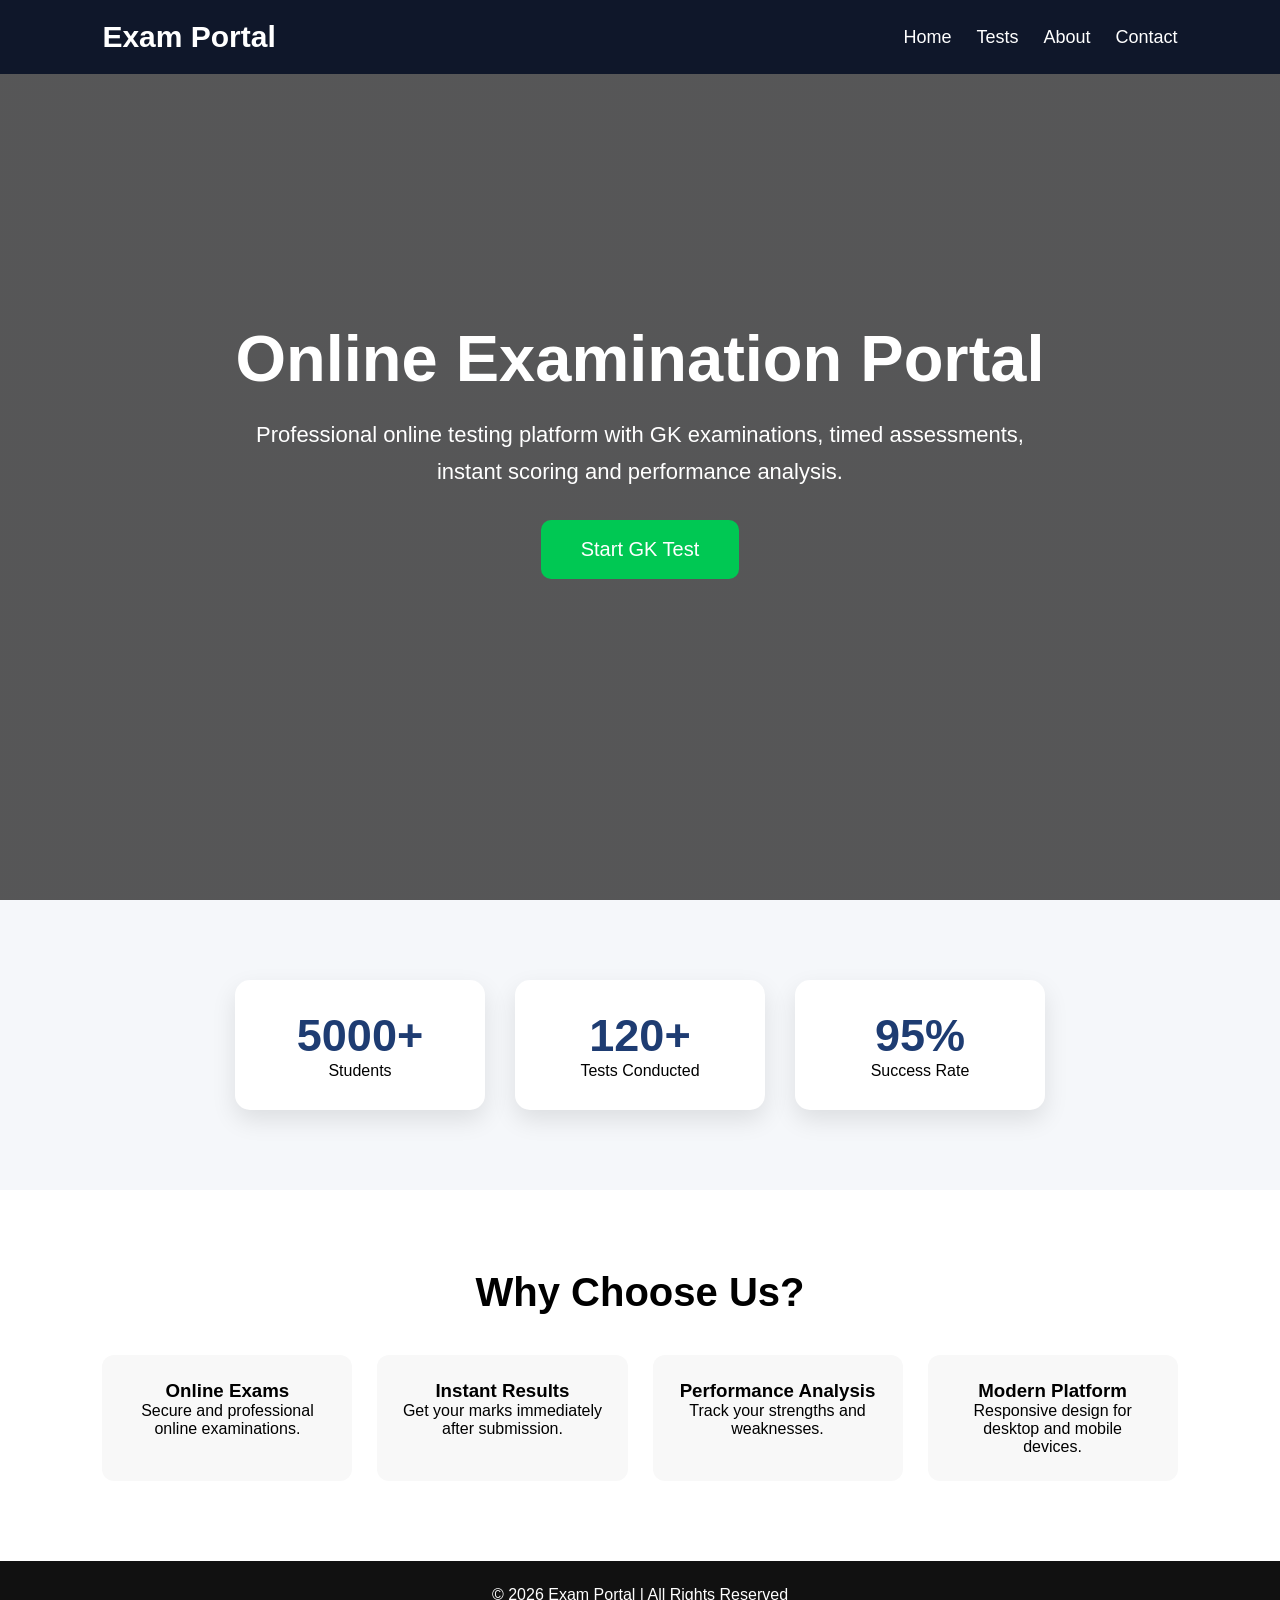
<file: index.html>
<!DOCTYPE html>
<html lang="en">
<head>
<meta charset="UTF-8">
<meta name="viewport" content="width=device-width, initial-scale=1.0">
<title>Exam Portal</title>

<style>

*{
margin:0;
padding:0;
box-sizing:border-box;
font-family:'Segoe UI',sans-serif;
}

body{
background:#f5f7fa;
}

nav{
position:fixed;
top:0;
left:0;
width:100%;
background:#0f172a;
padding:20px 8%;
display:flex;
justify-content:space-between;
align-items:center;
z-index:1000;
}

.logo{
color:white;
font-size:30px;
font-weight:bold;
}

nav ul{
display:flex;
list-style:none;
gap:25px;
}

nav ul li a{
color:white;
text-decoration:none;
font-size:18px;
transition:.3s;
}

nav ul li a:hover{
color:#00c853;
}

.hero{
height:100vh;
background:
linear-gradient(rgba(0,0,0,.65),rgba(0,0,0,.65)),
url("https://images.unsplash.com/photo-1524995997946-a1c2e315a42f?w=1600");
background-size:cover;
background-position:center;
display:flex;
justify-content:center;
align-items:center;
text-align:center;
color:white;
padding:20px;
}

.hero-content h1{
font-size:65px;
margin-bottom:20px;
}

.hero-content p{
font-size:22px;
max-width:800px;
margin:auto;
line-height:1.7;
}

.btn{
margin-top:30px;
padding:18px 40px;
background:#00c853;
border:none;
color:white;
font-size:20px;
border-radius:10px;
cursor:pointer;
transition:.3s;
}

.btn:hover{
transform:translateY(-5px);
}

.stats{
display:flex;
justify-content:center;
gap:30px;
padding:80px 20px;
flex-wrap:wrap;
}

.card{
background:white;
padding:30px;
width:250px;
border-radius:15px;
text-align:center;
box-shadow:0 10px 25px rgba(0,0,0,.1);
}

.card h2{
font-size:45px;
color:#1e3c72;
}

.features{
padding:80px 8%;
background:white;
text-align:center;
}

.features h2{
margin-bottom:40px;
font-size:40px;
}

.feature-grid{
display:grid;
grid-template-columns:repeat(auto-fit,minmax(250px,1fr));
gap:25px;
}

.feature{
background:#f8f8f8;
padding:25px;
border-radius:12px;
}

footer{
background:#111;
color:white;
padding:25px;
text-align:center;
}

</style>
</head>

<body>

<nav>

<div class="logo">Exam Portal</div>

<ul>
<li><a href="index.html">Home</a></li>
<li><a href="register.html">Tests</a></li>
<li><a href="about.html">About</a></li>
<li><a href="contact.html">Contact</a></li>
</ul>

</nav>

<section class="hero">

<div class="hero-content">

<h1>Online Examination Portal</h1>

<p>
Professional online testing platform with GK examinations,
timed assessments, instant scoring and performance analysis.
</p>

<button class="btn"
onclick="window.location.href='register.html'">
Start GK Test
</button>

</div>

</section>

<section class="stats">

<div class="card">
<h2>5000+</h2>
<p>Students</p>
</div>

<div class="card">
<h2>120+</h2>
<p>Tests Conducted</p>
</div>

<div class="card">
<h2>95%</h2>
<p>Success Rate</p>
</div>

</section>

<section class="features">

<h2>Why Choose Us?</h2>

<div class="feature-grid">

<div class="feature">
<h3>Online Exams</h3>
<p>Secure and professional online examinations.</p>
</div>

<div class="feature">
<h3>Instant Results</h3>
<p>Get your marks immediately after submission.</p>
</div>

<div class="feature">
<h3>Performance Analysis</h3>
<p>Track your strengths and weaknesses.</p>
</div>

<div class="feature">
<h3>Modern Platform</h3>
<p>Responsive design for desktop and mobile devices.</p>
</div>

</div>

</section>

<footer>
© 2026 Exam Portal | All Rights Reserved
</footer>

</body>
</html>
</file>
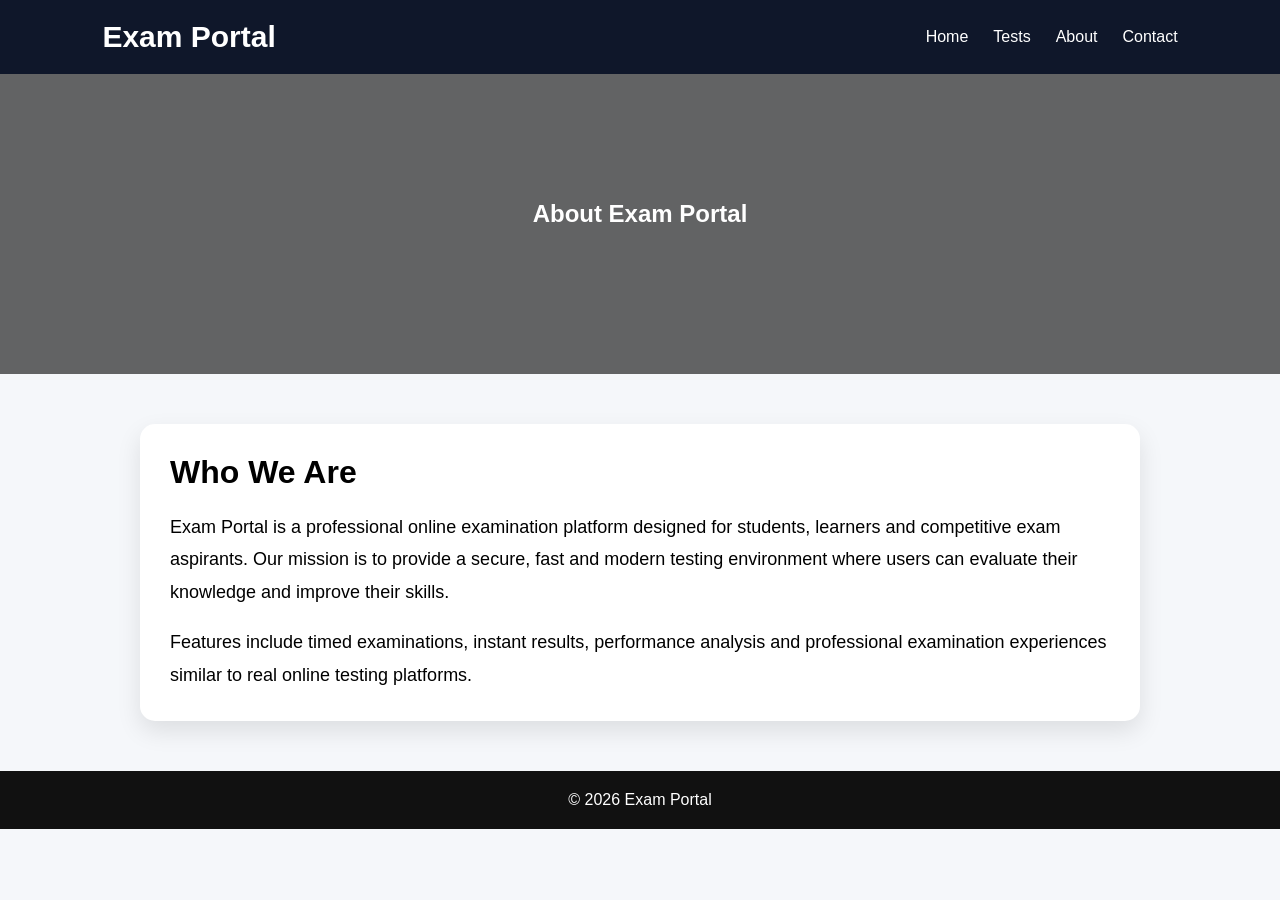
<file: about.html>
<!DOCTYPE html>
<html lang="en">
<head>
<meta charset="UTF-8">
<meta name="viewport" content="width=device-width, initial-scale=1.0">
<title>About Us</title>

<style>

*{
margin:0;
padding:0;
box-sizing:border-box;
font-family:'Segoe UI',sans-serif;
}

body{
background:#f5f7fa;
}

nav{
background:#0f172a;
padding:20px 8%;
display:flex;
justify-content:space-between;
align-items:center;
}

.logo{
color:white;
font-size:30px;
font-weight:bold;
}

nav ul{
display:flex;
gap:25px;
list-style:none;
}

nav ul li a{
color:white;
text-decoration:none;
}

.hero{
height:300px;
background:
linear-gradient(rgba(0,0,0,.6),rgba(0,0,0,.6)),
url("https://images.unsplash.com/photo-1516321318423-f06f85e504b3?w=1600");
background-size:cover;
background-position:center;
display:flex;
justify-content:center;
align-items:center;
color:white;
}

.content{
max-width:1000px;
margin:50px auto;
padding:30px;
background:white;
border-radius:15px;
box-shadow:0 10px 25px rgba(0,0,0,.1);
}

h1{
margin-bottom:20px;
}

p{
line-height:1.8;
font-size:18px;
}

footer{
background:#111;
color:white;
text-align:center;
padding:20px;
margin-top:50px;
}

</style>
</head>

<body>

<nav>

<div class="logo">Exam Portal</div>

<ul>
<li><a href="index.html">Home</a></li>
<li><a href="register.html">Tests</a></li>
<li><a href="about.html">About</a></li>
<li><a href="contact.html">Contact</a></li>
</ul>

</nav>

<section class="hero">
<h1>About Exam Portal</h1>
</section>

<div class="content">

<h1>Who We Are</h1>

<p>
Exam Portal is a professional online examination platform designed
for students, learners and competitive exam aspirants.
Our mission is to provide a secure, fast and modern testing
environment where users can evaluate their knowledge and improve
their skills.
</p>

<br>

<p>
Features include timed examinations, instant results,
performance analysis and professional examination experiences
similar to real online testing platforms.
</p>

</div>

<footer>
© 2026 Exam Portal
</footer>

</body>
</html>
</file>
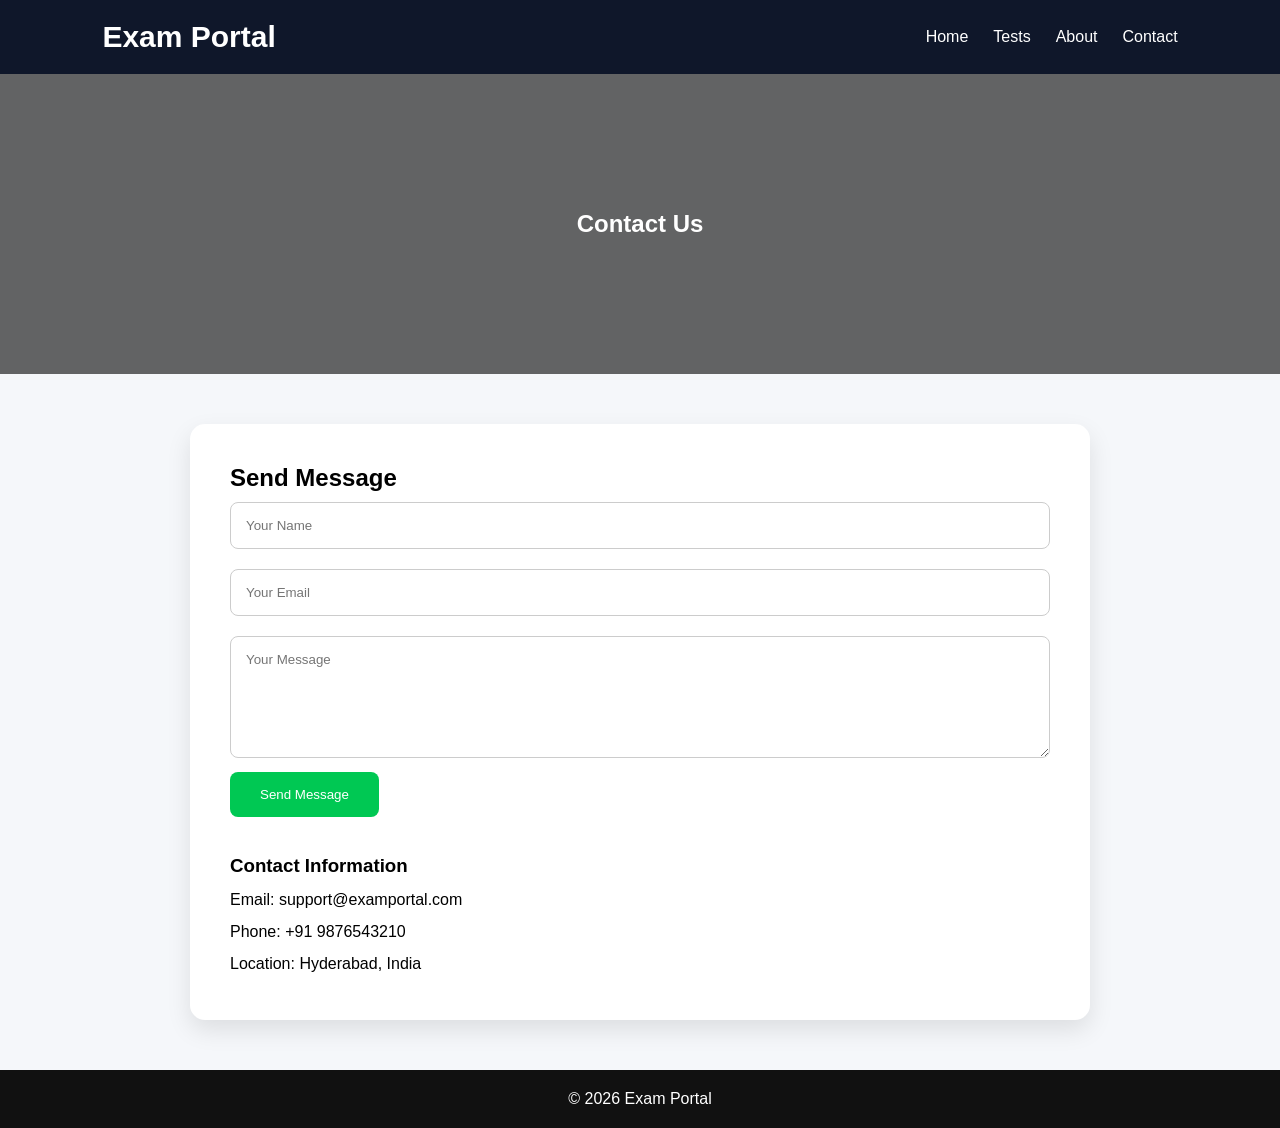
<file: contact.html>
<!DOCTYPE html>
<html lang="en">
<head>
<meta charset="UTF-8">
<meta name="viewport" content="width=device-width, initial-scale=1.0">
<title>Contact Us</title>

<style>

*{
margin:0;
padding:0;
box-sizing:border-box;
font-family:'Segoe UI',sans-serif;
}

body{
background:#f5f7fa;
}

nav{
background:#0f172a;
padding:20px 8%;
display:flex;
justify-content:space-between;
align-items:center;
}

.logo{
color:white;
font-size:30px;
font-weight:bold;
}

nav ul{
display:flex;
gap:25px;
list-style:none;
}

nav ul li a{
color:white;
text-decoration:none;
}

.hero{
height:300px;
background:
linear-gradient(rgba(0,0,0,.6),rgba(0,0,0,.6)),
url("https://images.unsplash.com/photo-1517245386807-bb43f82c33c4?w=1600");
background-size:cover;
background-position:center;
display:flex;
justify-content:center;
align-items:center;
color:white;
}

.container{
max-width:900px;
margin:50px auto;
background:white;
padding:40px;
border-radius:15px;
box-shadow:0 10px 25px rgba(0,0,0,.1);
}

input,textarea{
width:100%;
padding:15px;
margin:10px 0;
border:1px solid #ccc;
border-radius:8px;
}

button{
padding:15px 30px;
background:#00c853;
color:white;
border:none;
border-radius:8px;
cursor:pointer;
}

.info{
margin-top:30px;
line-height:2;
}

footer{
background:#111;
color:white;
text-align:center;
padding:20px;
margin-top:50px;
}

</style>
</head>

<body>

<nav>

<div class="logo">Exam Portal</div>

<ul>
<li><a href="index.html">Home</a></li>
<li><a href="register.html">Tests</a></li>
<li><a href="about.html">About</a></li>
<li><a href="contact.html">Contact</a></li>
</ul>

</nav>

<section class="hero">
<h1>Contact Us</h1>
</section>

<div class="container">

<h2>Send Message</h2>

<input type="text" placeholder="Your Name">

<input type="email" placeholder="Your Email">

<textarea rows="6" placeholder="Your Message"></textarea>

<button onclick="alert('Message Sent Successfully!')">
Send Message
</button>

<div class="info">

<h3>Contact Information</h3>

<p>Email: support@examportal.com</p>

<p>Phone: +91 9876543210</p>

<p>Location: Hyderabad, India</p>

</div>

</div>

<footer>
© 2026 Exam Portal
</footer>

</body>
</html>
</file>
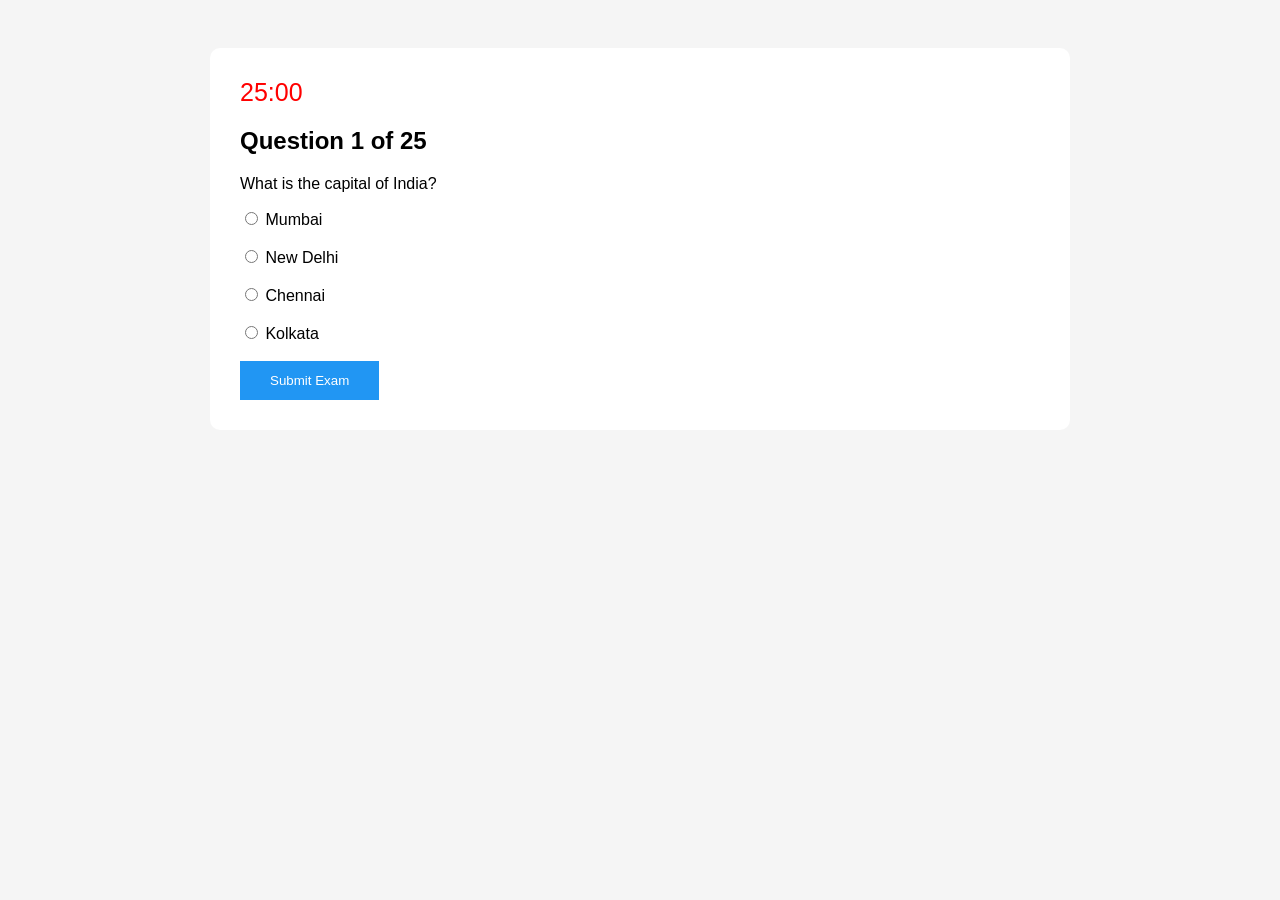
<file: exam.html>
<!DOCTYPE html>
<html>
<head>
<title>GK Exam</title>

<style>

body{
font-family:Arial;
background:#f5f5f5;
padding:40px;
}

.exam-box{
background:white;
padding:30px;
max-width:800px;
margin:auto;
border-radius:10px;
}

.timer{
color:red;
font-size:25px;
margin-bottom:20px;
}

button{
padding:12px 30px;
background:#2196f3;
color:white;
border:none;
cursor:pointer;
}

</style>
</head>

<body>

<div class="exam-box">

<div class="timer" id="timer">25:00</div>

<h2>Question 1 of 25</h2>

<p>What is the capital of India?</p>

<input type="radio"> Mumbai <br><br>
<input type="radio"> New Delhi <br><br>
<input type="radio"> Chennai <br><br>
<input type="radio"> Kolkata <br><br>

<button onclick="window.location.href='result.html'">
Submit Exam
</button>

</div>

</body>
</html>
</file>
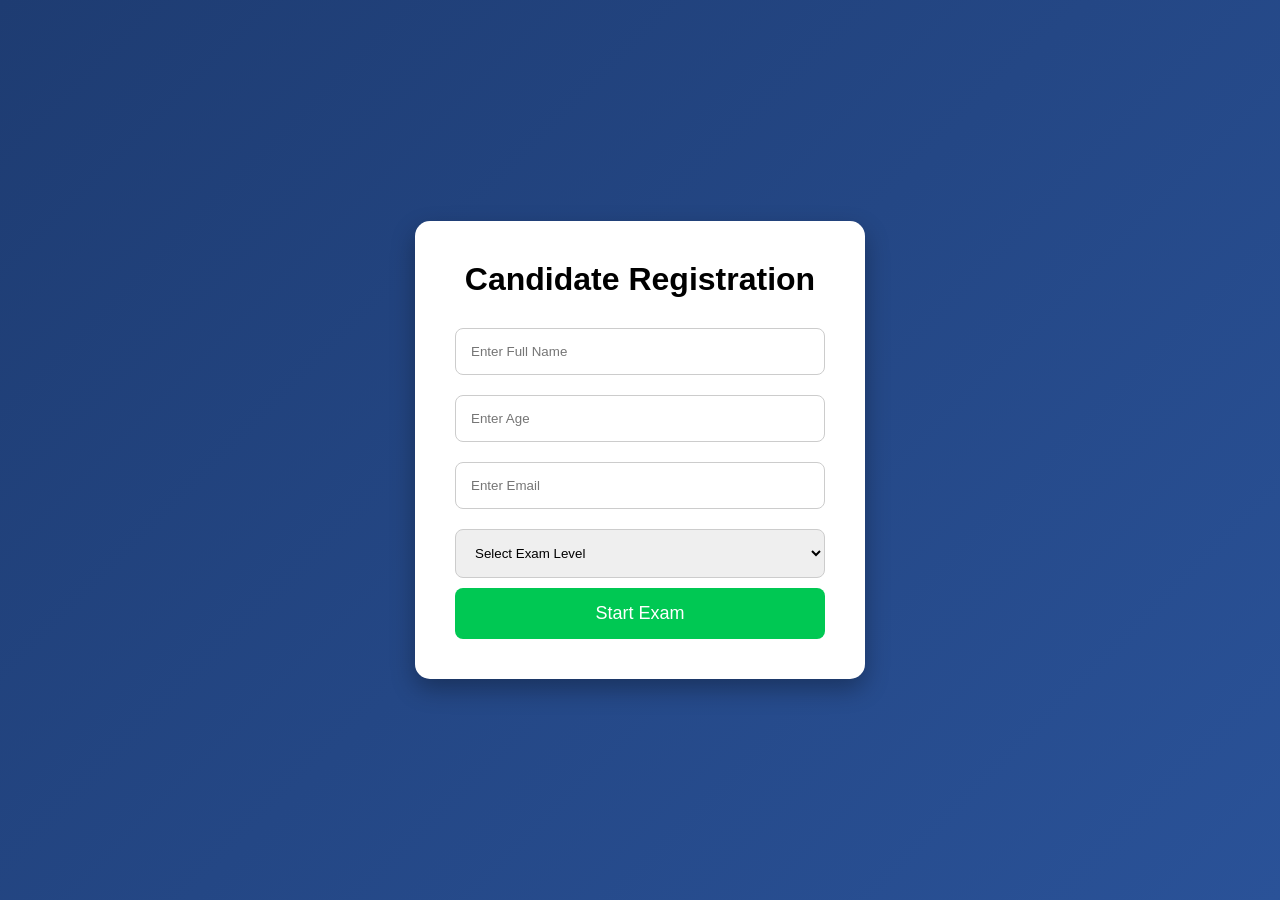
<file: register.html>
<!DOCTYPE html>
<html lang="en">
<head>
<meta charset="UTF-8">
<meta name="viewport" content="width=device-width, initial-scale=1.0">
<title>Candidate Registration</title>

<style>

*{
margin:0;
padding:0;
box-sizing:border-box;
font-family:'Segoe UI',sans-serif;
}

body{
height:100vh;
display:flex;
justify-content:center;
align-items:center;
background:linear-gradient(135deg,#1e3c72,#2a5298);
}

.container{
background:white;
padding:40px;
width:450px;
border-radius:15px;
box-shadow:0 10px 25px rgba(0,0,0,.3);
}

h1{
text-align:center;
margin-bottom:20px;
}

input,select{
width:100%;
padding:15px;
margin:10px 0;
border:1px solid #ccc;
border-radius:8px;
}

button{
width:100%;
padding:15px;
background:#00c853;
color:white;
border:none;
font-size:18px;
border-radius:8px;
cursor:pointer;
}

button:hover{
background:#009624;
}

</style>
</head>
<body>

<div class="container">

<h1>Candidate Registration</h1>

<input type="text" id="name" placeholder="Enter Full Name">

<input type="number" id="age" placeholder="Enter Age">

<input type="email" id="email" placeholder="Enter Email">

<select id="level">
<option value="">Select Exam Level</option>
<option>Beginner</option>
<option>Intermediate</option>
<option>Advanced</option>
</select>

<button onclick="startExam()">Start Exam</button>

</div>

<script>

function startExam(){

let name=document.getElementById("name").value;
let age=document.getElementById("age").value;
let email=document.getElementById("email").value;
let level=document.getElementById("level").value;

if(name=="" || age=="" || email=="" || level==""){
alert("Please fill all fields");
return;
}

localStorage.setItem("candidateName",name);
localStorage.setItem("candidateAge",age);
localStorage.setItem("candidateEmail",email);
localStorage.setItem("candidateLevel",level);

window.location.href="exam.html";

}

</script>

</body>
</html>
</file>
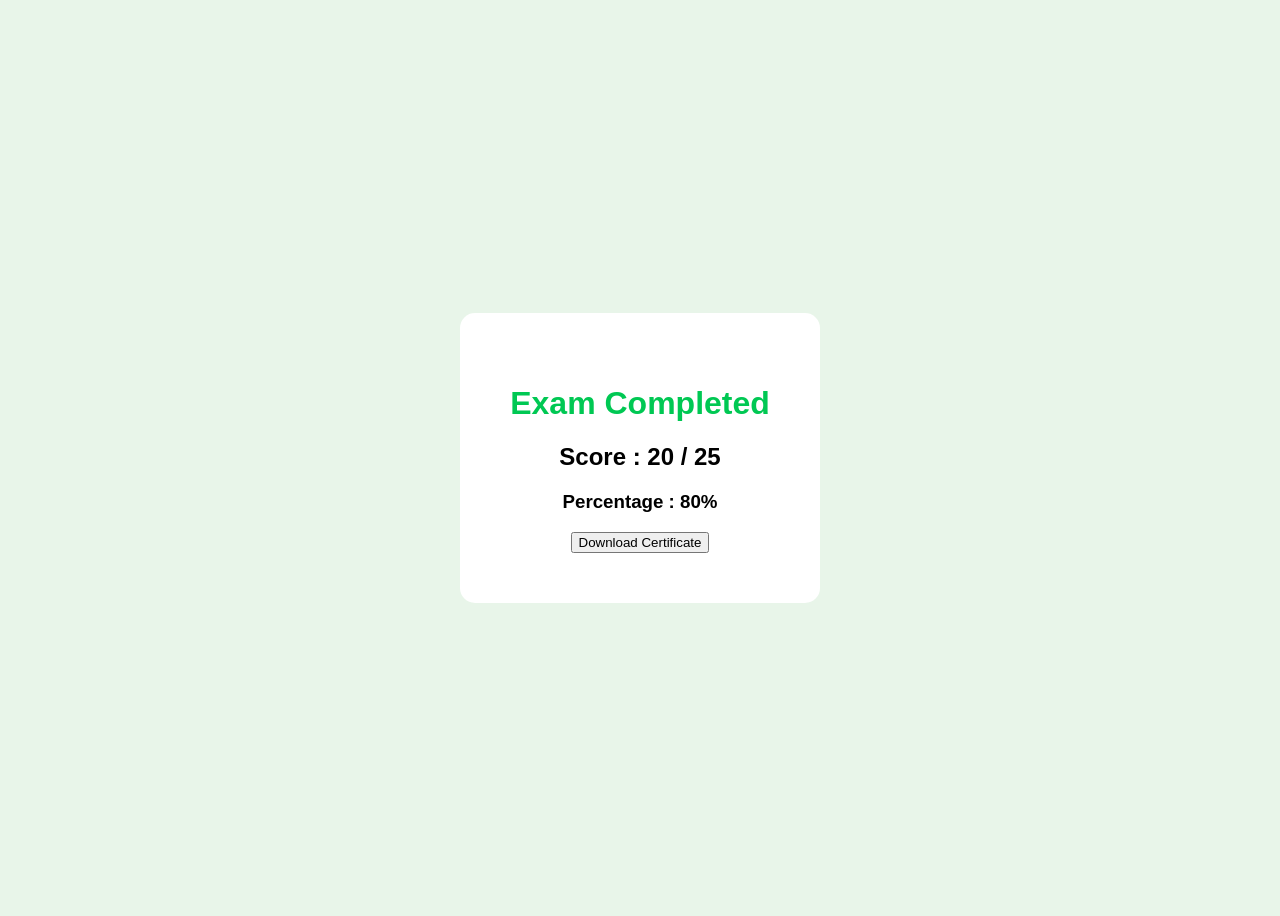
<file: result.html>
<!DOCTYPE html>
<html>
<head>
<title>Result</title>

<style>

body{
display:flex;
justify-content:center;
align-items:center;
height:100vh;
background:#e8f5e9;
font-family:Arial;
}

.result-box{
background:white;
padding:50px;
border-radius:15px;
text-align:center;
}

h1{
color:#00c853;
}

</style>
</head>

<body>

<div class="result-box">

<h1>Exam Completed</h1>

<h2>Score : 20 / 25</h2>

<h3>Percentage : 80%</h3>

<button>
Download Certificate
</button>

</div>

</body>
</html>
</file>
